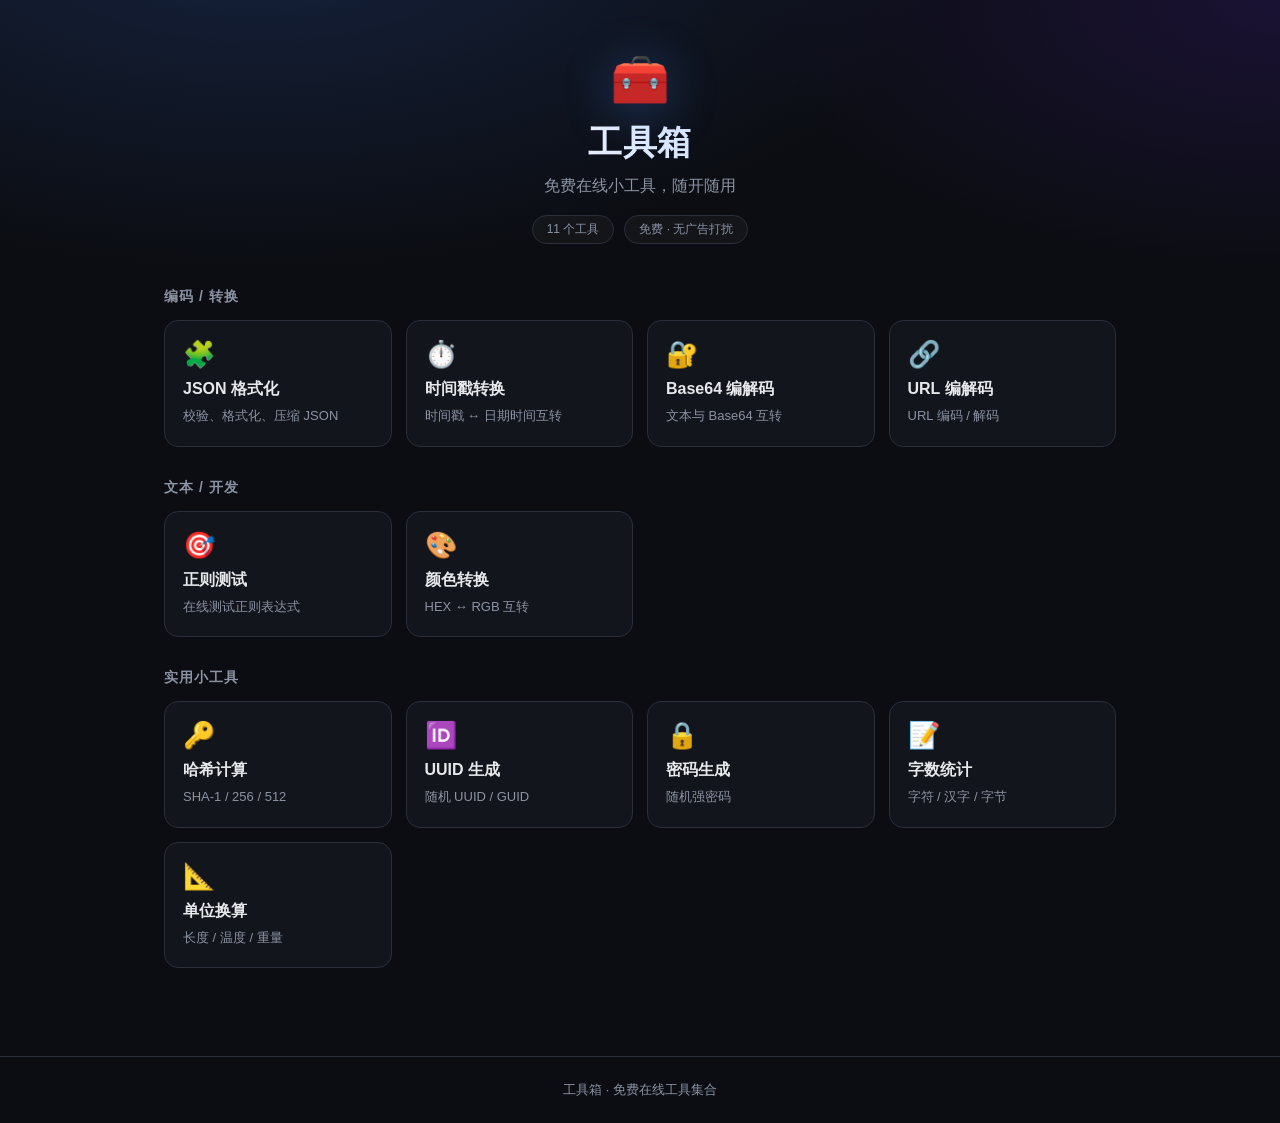
<file: index.html>
<!DOCTYPE html>
<html lang="zh-CN">
<head>
  <meta charset="UTF-8">
  <meta name="viewport" content="width=device-width, initial-scale=1.0">
  <title>在线工具箱 - JSON格式化、时间戳转换、Base64、正则测试等免费工具</title>
  <meta name="description" content="免费在线工具集合：JSON 格式化、时间戳转换、Base64 编解码、URL 编解码、正则测试、颜色转换等，免登录随开随用。">
  <meta name="keywords" content="在线工具,JSON格式化,时间戳转换,Base64编解码,URL编码,正则测试,颜色转换,免费工具箱">
  <link rel="canonical" href="https://cx75227-ops.github.io/">
  <meta property="og:title" content="在线工具箱 - 免费在线小工具">
  <meta property="og:description" content="JSON格式化、时间戳转换、Base64、正则测试、颜色转换等免费在线工具，随开随用。">
  <meta property="og:type" content="website">
  <meta property="og:url" content="https://cx75227-ops.github.io/">
  <meta property="og:site_name" content="在线工具箱">
  <meta name="twitter:card" content="summary">
  <link rel="icon" href="data:image/svg+xml,<svg xmlns='http://www.w3.org/2000/svg' viewBox='0 0 100 100'><text y='.9em' font-size='90'>🧰</text></svg>">
  <link rel="stylesheet" href="style.css">
</head>
<body>
  <header class="hero">
    <div class="hero-inner">
      <div class="logo">🧰</div>
      <h1>工具箱</h1>
      <p>免费在线小工具，随开随用</p>
      <div class="hero-meta">
        <span class="badge">11 个工具</span>
        <span class="badge">免费 · 无广告打扰</span>
      </div>
    </div>
  </header>

  <main>
    <section class="category">
      <h2>编码 / 转换</h2>
      <div class="grid">
        <a class="card" href="tools/json.html" style="--accent:#f7c948">
          <span class="icon">🧩</span>
          <span class="name">JSON 格式化</span>
          <span class="desc">校验、格式化、压缩 JSON</span>
        </a>
        <a class="card" href="tools/timestamp.html" style="--accent:#4f8cff">
          <span class="icon">⏱️</span>
          <span class="name">时间戳转换</span>
          <span class="desc">时间戳 ↔ 日期时间互转</span>
        </a>
        <a class="card" href="tools/base64.html" style="--accent:#5fd068">
          <span class="icon">🔐</span>
          <span class="name">Base64 编解码</span>
          <span class="desc">文本与 Base64 互转</span>
        </a>
        <a class="card" href="tools/url.html" style="--accent:#b07cf7">
          <span class="icon">🔗</span>
          <span class="name">URL 编解码</span>
          <span class="desc">URL 编码 / 解码</span>
        </a>
      </div>
    </section>

    <section class="category">
      <h2>文本 / 开发</h2>
      <div class="grid">
        <a class="card" href="tools/regex.html" style="--accent:#f07c5f">
          <span class="icon">🎯</span>
          <span class="name">正则测试</span>
          <span class="desc">在线测试正则表达式</span>
        </a>
        <a class="card" href="tools/color.html" style="--accent:#e85fb8">
          <span class="icon">🎨</span>
          <span class="name">颜色转换</span>
          <span class="desc">HEX ↔ RGB 互转</span>
        </a>
      </div>
    </section>

    <section class="category">
      <h2>实用小工具</h2>
      <div class="grid">
        <a class="card" href="tools/hash.html" style="--accent:#7c8ef7">
          <span class="icon">🔑</span>
          <span class="name">哈希计算</span>
          <span class="desc">SHA-1 / 256 / 512</span>
        </a>
        <a class="card" href="tools/uuid.html" style="--accent:#5fd0c8">
          <span class="icon">🆔</span>
          <span class="name">UUID 生成</span>
          <span class="desc">随机 UUID / GUID</span>
        </a>
        <a class="card" href="tools/password.html" style="--accent:#f0b05f">
          <span class="icon">🔒</span>
          <span class="name">密码生成</span>
          <span class="desc">随机强密码</span>
        </a>
        <a class="card" href="tools/wordcount.html" style="--accent:#7cd07c">
          <span class="icon">📝</span>
          <span class="name">字数统计</span>
          <span class="desc">字符 / 汉字 / 字节</span>
        </a>
        <a class="card" href="tools/unit.html" style="--accent:#e07c9f">
          <span class="icon">📐</span>
          <span class="name">单位换算</span>
          <span class="desc">长度 / 温度 / 重量</span>
        </a>
      </div>
    </section>
  </main>

  <footer>
    <p>工具箱 · 免费在线工具集合</p>
  </footer>
</body>
</html>
</file>
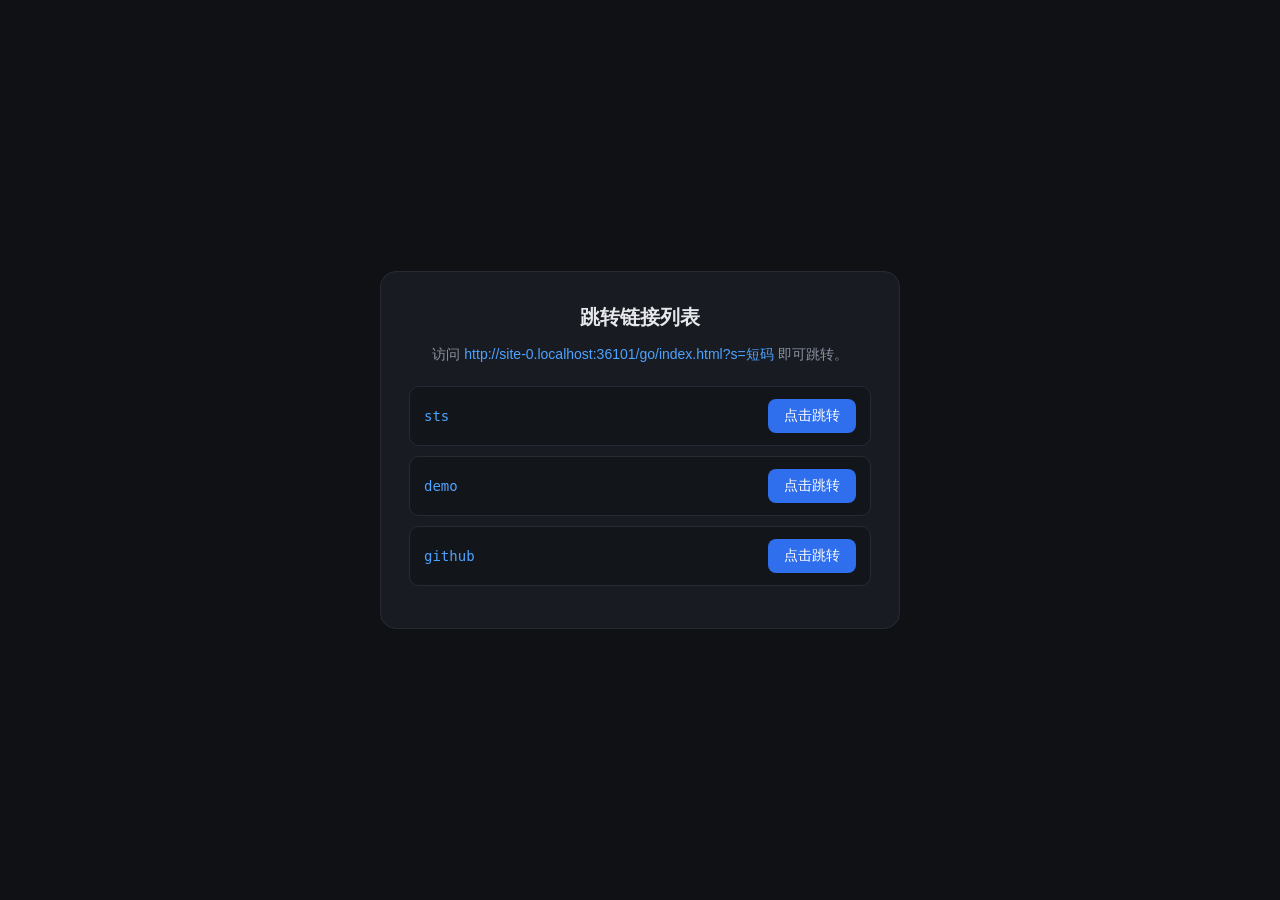
<file: go/index.html>
<!DOCTYPE html>
<html lang="zh-CN">
<head>
<meta charset="utf-8">
<meta name="viewport" content="width=device-width, initial-scale=1">
<title>跳转中…</title>
<meta name="robots" content="noindex,nofollow">
<style>
  :root { color-scheme: light dark; }
  * { box-sizing: border-box; margin: 0; padding: 0; }
  body {
    font-family: -apple-system, "Segoe UI", "Microsoft YaHei", sans-serif;
    min-height: 100vh; display: flex; align-items: center; justify-content: center;
    background: #0f1115; color: #e6e8eb; padding: 24px;
  }
  .card {
    width: 100%; max-width: 520px; background: #181b21;
    border: 1px solid #262b33; border-radius: 16px; padding: 32px 28px;
    text-align: center;
  }
  h1 { font-size: 20px; margin-bottom: 12px; }
  .hint { color: #8b93a1; font-size: 14px; line-height: 1.6; margin-bottom: 20px; word-break: break-all; }
  a { color: #4da3ff; text-decoration: none; }
  a:hover { text-decoration: underline; }
  .btn {
    display: inline-block; background: #2f6fed; color: #fff;
    border: none; border-radius: 10px; padding: 14px 32px;
    font-size: 16px; cursor: pointer; text-decoration: none;
  }
  .btn:hover { background: #3b7bff; }
  ul { list-style: none; }
  li {
    display: flex; justify-content: space-between; align-items: center; gap: 12px;
    padding: 12px 14px; border: 1px solid #262b33; border-radius: 10px; margin-bottom: 10px;
    background: #12151a; text-align: left;
  }
  .code { font-family: ui-monospace, monospace; color: #4da3ff; font-size: 14px; }
  .url { color: #8b93a1; font-size: 13px; word-break: break-all; text-align: right; }
  .link-btn {
    display: inline-block; background: #2f6fed; color: #fff; border-radius: 8px;
    padding: 8px 16px; font-size: 14px; cursor: pointer; text-decoration: none;
    white-space: nowrap; flex-shrink: 0;
  }
  .link-btn:hover { background: #3b7bff; }
  .empty { color: #8b93a1; text-align: center; padding: 24px 0; font-size: 14px; }
</style>
</head>
<body>
<div class="card" id="box"></div>

<script src="links.js"></script>
<script>
(function () {
  var links = window.JUMP_LINKS || {};
  var box = document.getElementById('box');

  // 解析短码：?s=xxx 或 ?u=xxx 或 #xxx
  function getCode() {
    var p = new URLSearchParams(location.search);
    if (p.get('s')) return p.get('s');
    if (p.get('u')) return p.get('u');
    var h = location.hash.replace('#', '').replace(/^\/+/, '');
    return h;
  }

  var code = getCode();
  var target = code ? links[code] : '';

  if (target) {
    // 匹配到短码：显示按钮，点击后跳转
    box.innerHTML =
      '<h1>准备跳转</h1>' +
      '<p class="hint">目标：' + target + '</p>' +
      '<a class="btn" href="' + target + '">点击跳转</a>';
  } else if (code) {
    // 短码不存在
    box.innerHTML =
      '<h1>链接不存在</h1>' +
      '<p class="hint">短码「' + code + '」没有对应的跳转地址。</p>' +
      '<p class="hint"><a href="' + location.pathname + '">查看全部链接</a></p>';
  } else {
    // 无短码：显示链接列表
    var keys = Object.keys(links);
    var html = '<h1>跳转链接列表</h1><p class="hint">访问 <a href="' + location.pathname + '?s=短码">' +
      location.origin + location.pathname + '?s=短码</a> 即可跳转。</p>';
    if (keys.length === 0) {
      html += '<div class="empty">还没有配置任何链接</div>';
    } else {
      html += '<ul>';
      keys.forEach(function (k) {
        html += '<li><span class="code">' + k + '</span>' +
          '<a class="link-btn" href="' + links[k] + '">点击跳转</a></li>';
      });
      html += '</ul>';
    }
    box.innerHTML = html;
  }
})();
</script>
</body>
</html>
</file>
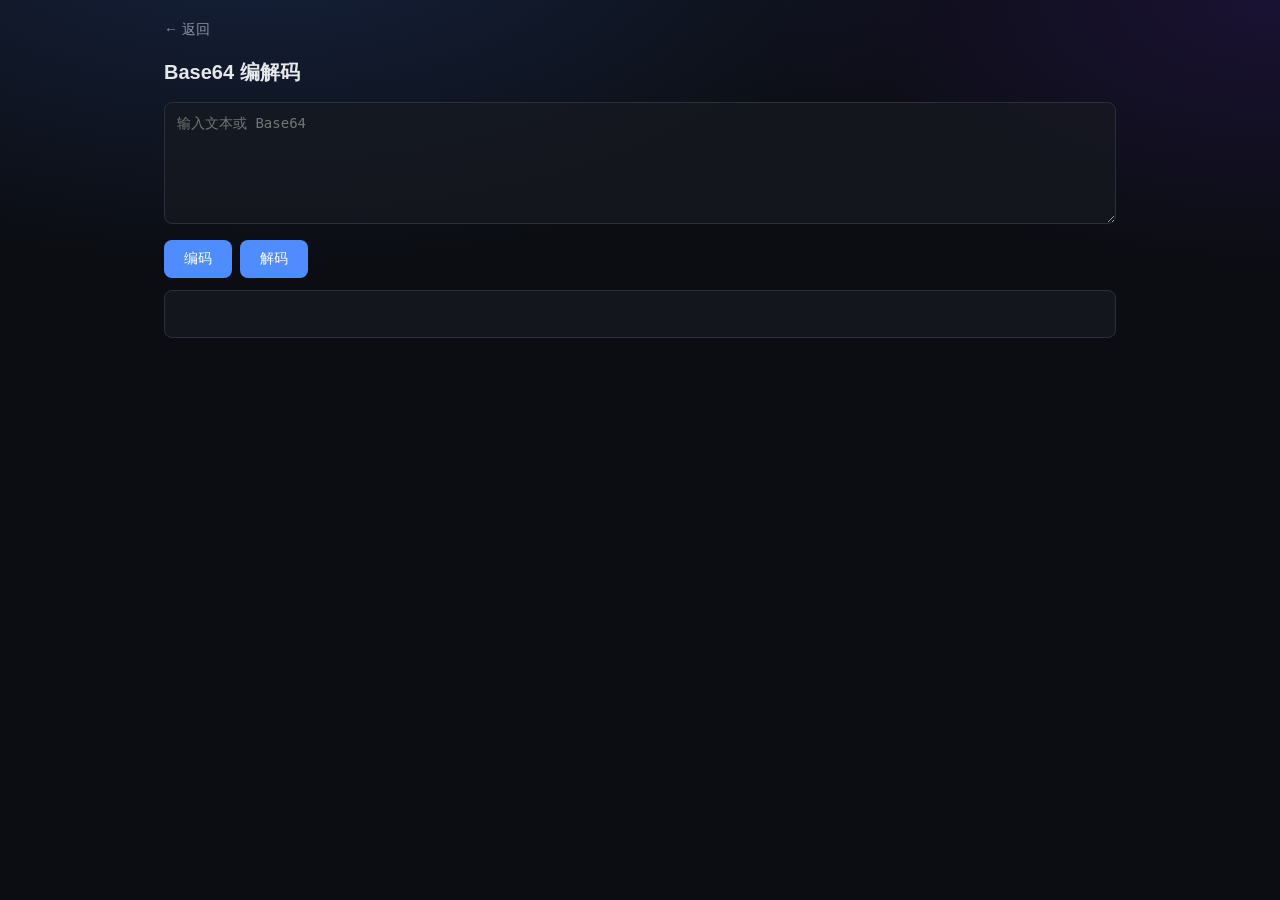
<file: tools/base64.html>
<!DOCTYPE html>
<html lang="zh-CN">
<head>
  <meta charset="UTF-8">
  <meta name="viewport" content="width=device-width, initial-scale=1.0">
  <title>Base64 编解码 - 工具箱</title>
  <link rel="stylesheet" href="../style.css">
</head>
<body>
  <div class="tool-header"><a class="back" href="../index.html">← 返回</a></div>
  <div class="tool-wrap">
    <h1>Base64 编解码</h1>
    <textarea id="input" rows="6" placeholder="输入文本或 Base64"></textarea>
    <button onclick="encode()">编码</button>
    <button onclick="decode()">解码</button>
    <div class="output" id="output"></div>
  </div>
  <script>
    const input = document.getElementById('input');
    const out = document.getElementById('output');
    function ok(s){out.textContent=s;out.style.color='#9fe8a8';}
    function err(s){out.textContent=s;out.style.color='#ff7b7b';}
    function encode(){
      try { ok(btoa(unescape(encodeURIComponent(input.value)))); }
      catch(e){ err('编码失败：'+e.message); }
    }
    function decode(){
      try { ok(decodeURIComponent(escape(atob(input.value.trim())))); }
      catch(e){ err('解码失败：'+e.message); }
    }
  </script>
</body>
</html>
</file>
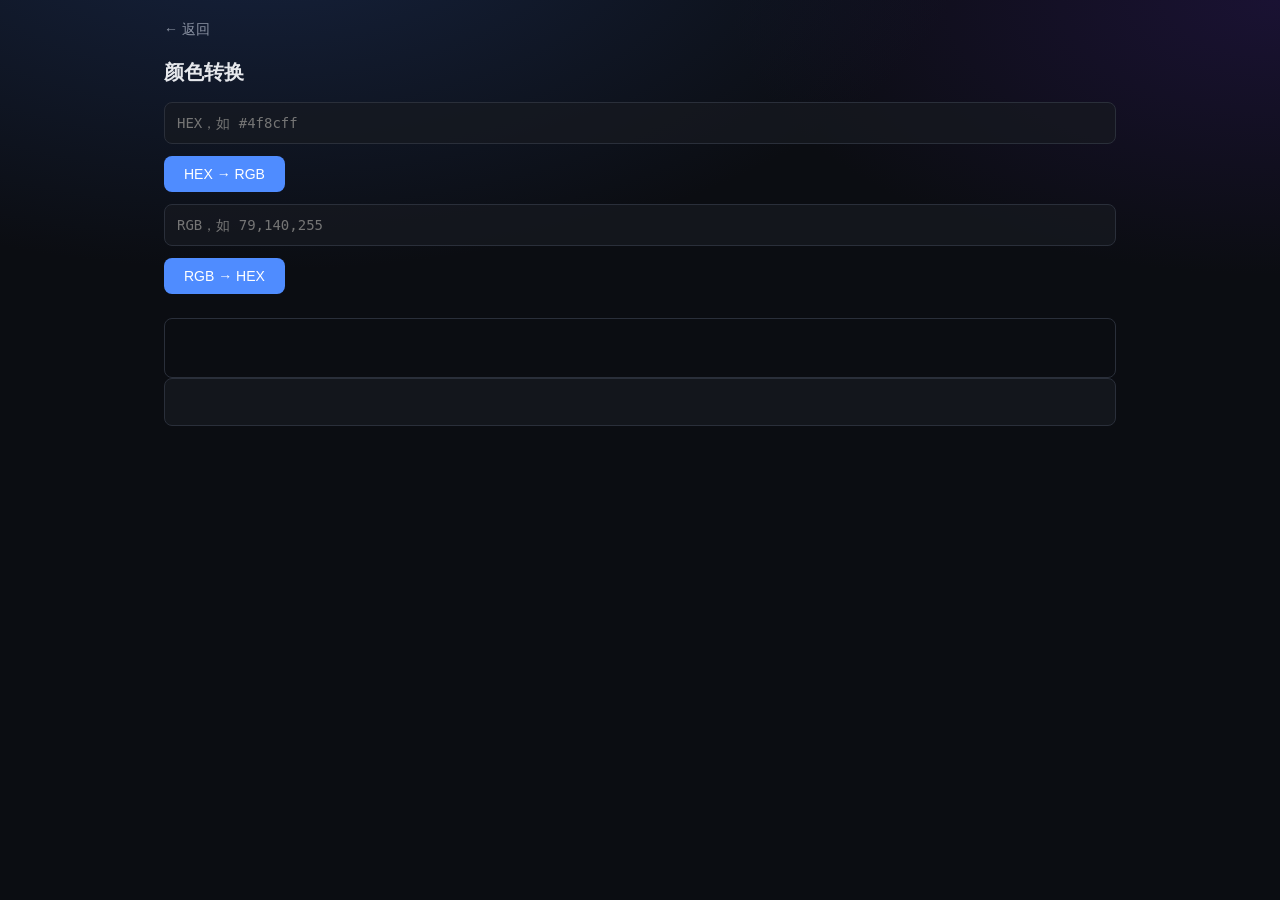
<file: tools/color.html>
<!DOCTYPE html>
<html lang="zh-CN">
<head>
  <meta charset="UTF-8">
  <meta name="viewport" content="width=device-width, initial-scale=1.0">
  <title>颜色转换 - 工具箱</title>
  <link rel="stylesheet" href="../style.css">
</head>
<body>
  <div class="tool-header"><a class="back" href="../index.html">← 返回</a></div>
  <div class="tool-wrap">
    <h1>颜色转换</h1>
    <input type="text" id="hex" placeholder="HEX，如 #4f8cff">
    <button onclick="hexToRgb()">HEX → RGB</button>
    <input type="text" id="rgb" placeholder="RGB，如 79,140,255">
    <button onclick="rgbToHex()">RGB → HEX</button>
    <div id="preview" style="height:60px;border-radius:8px;margin-top:12px;border:1px solid #2a2f3a;"></div>
    <div class="output" id="output"></div>
  </div>
  <script>
    const out = document.getElementById('output');
    const preview = document.getElementById('preview');
    function ok(s){out.textContent=s;out.style.color='#9fe8a8';}
    function err(s){out.textContent=s;out.style.color='#ff7b7b';}
    function hexToRgb(){
      let h = document.getElementById('hex').value.trim().replace('#','');
      if(!/^[0-9a-fA-F]{6}$/.test(h)) return err('无效 HEX');
      const r=parseInt(h.slice(0,2),16), g=parseInt(h.slice(2,4),16), b=parseInt(h.slice(4,6),16);
      preview.style.background = '#'+h;
      ok(`${r}, ${g}, ${b}`);
    }
    function rgbToHex(){
      const parts = document.getElementById('rgb').value.split(',').map(s=>parseInt(s.trim()));
      if(parts.length!==3 || parts.some(n=>isNaN(n)||n<0||n>255)) return err('无效 RGB');
      const h = parts.map(n=>n.toString(16).padStart(2,'0')).join('');
      preview.style.background = '#'+h;
      ok('#'+h);
    }
  </script>
</body>
</html>
</file>
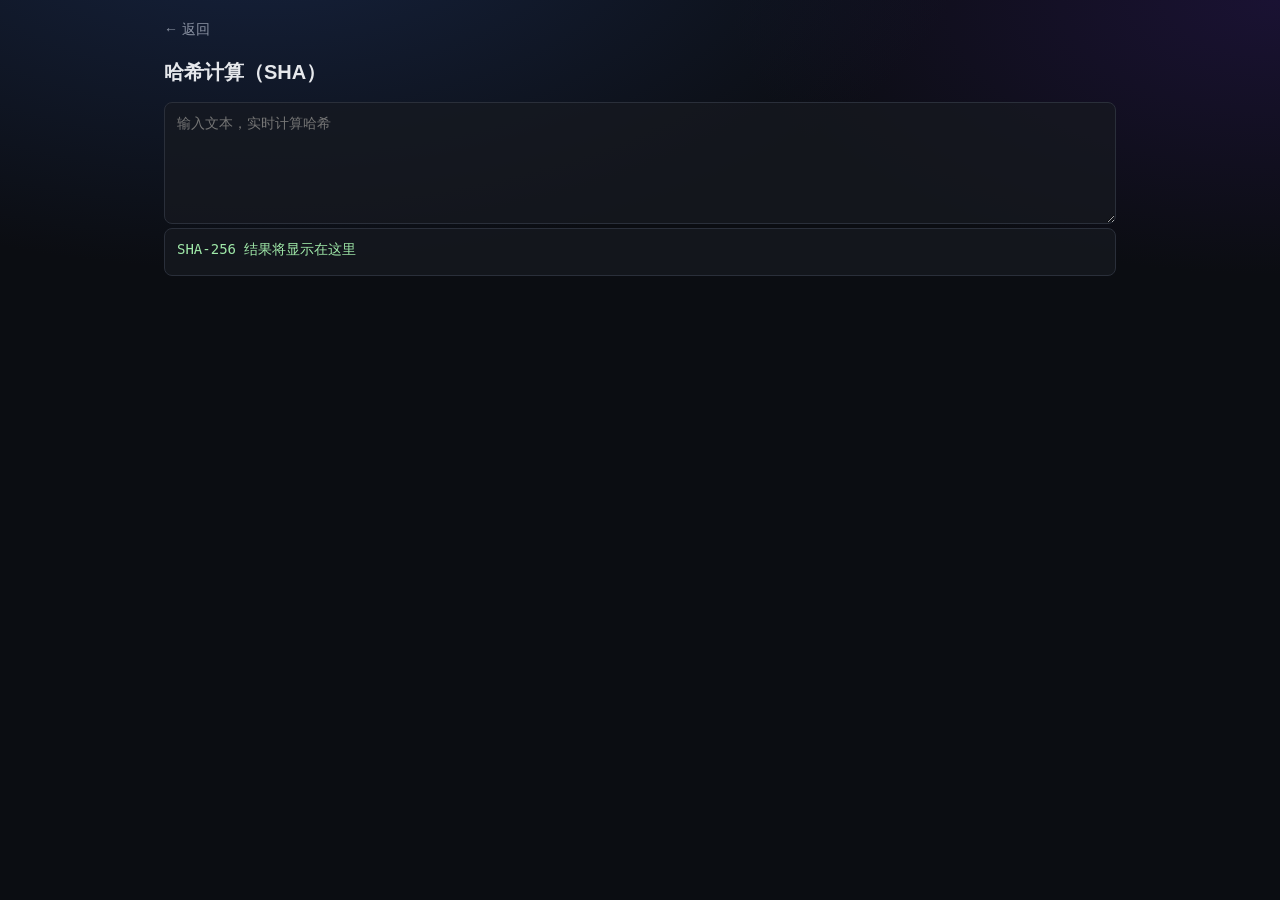
<file: tools/hash.html>
<!DOCTYPE html>
<html lang="zh-CN">
<head>
  <meta charset="UTF-8">
  <meta name="viewport" content="width=device-width, initial-scale=1.0">
  <title>哈希计算 SHA - 工具箱</title>
  <link rel="stylesheet" href="../style.css">
</head>
<body>
  <div class="tool-header"><a class="back" href="../index.html">← 返回</a></div>
  <div class="tool-wrap">
    <h1>哈希计算（SHA）</h1>
    <textarea id="input" rows="6" placeholder="输入文本，实时计算哈希"></textarea>
    <div class="output" id="output">SHA-256 结果将显示在这里</div>
  </div>
  <script>
    const input = document.getElementById('input');
    const out = document.getElementById('output');
    async function calc(){
      const txt = input.value;
      if(!txt){ out.textContent = '输入文本后显示结果'; return; }
      const data = new TextEncoder().encode(txt);
      const rows = [];
      for(const algo of ['SHA-1','SHA-256','SHA-512']){
        const buf = await crypto.subtle.digest(algo, data);
        const hex = [...new Uint8Array(buf)].map(b=>b.toString(16).padStart(2,'0')).join('');
        rows.push(algo + '：' + hex);
      }
      out.textContent = rows.join('\n\n');
      out.style.color = '#9fe8a8';
    }
    input.addEventListener('input', calc);
  </script>
</body>
</html>
</file>
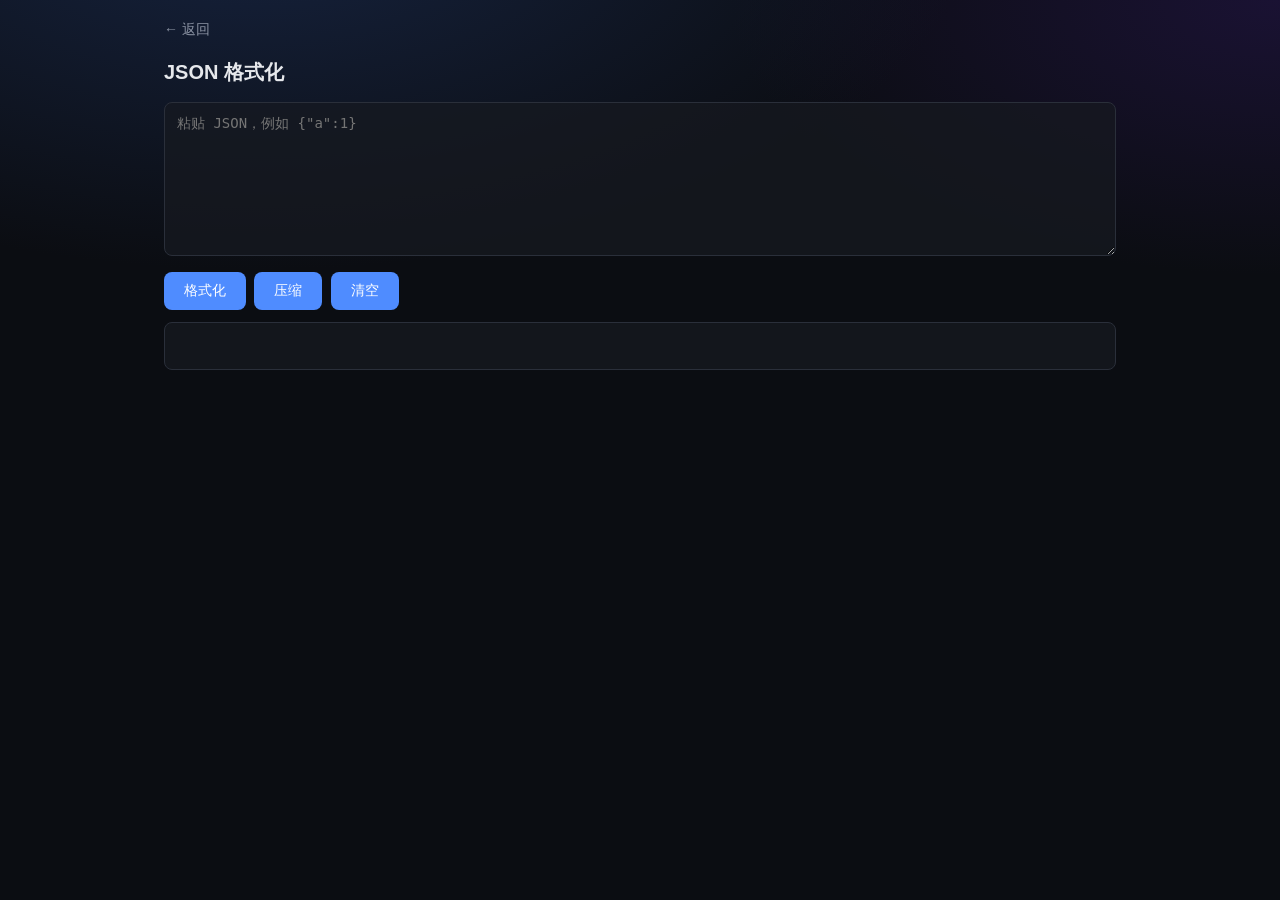
<file: tools/json.html>
<!DOCTYPE html>
<html lang="zh-CN">
<head>
  <meta charset="UTF-8">
  <meta name="viewport" content="width=device-width, initial-scale=1.0">
  <title>JSON 格式化 - 工具箱</title>
  <link rel="stylesheet" href="../style.css">
</head>
<body>
  <div class="tool-header"><a class="back" href="../index.html">← 返回</a></div>
  <div class="tool-wrap">
    <h1>JSON 格式化</h1>
    <textarea id="input" rows="8" placeholder='粘贴 JSON，例如 {"a":1}'></textarea>
    <button onclick="format()">格式化</button>
    <button onclick="minify()">压缩</button>
    <button onclick="clearAll()">清空</button>
    <div class="output" id="output"></div>
  </div>
  <script>
    const input = document.getElementById('input');
    const output = document.getElementById('output');
    function show(err) { output.textContent = err; output.style.color = '#ff7b7b'; }
    function ok(s) { output.textContent = s; output.style.color = '#9fe8a8'; }
    function format() {
      try { ok(JSON.stringify(JSON.parse(input.value), null, 2)); }
      catch (e) { show('JSON 解析失败：' + e.message); }
    }
    function minify() {
      try { ok(JSON.stringify(JSON.parse(input.value))); }
      catch (e) { show('JSON 解析失败：' + e.message); }
    }
    function clearAll() { input.value = ''; output.textContent = ''; }
  </script>
</body>
</html>
</file>
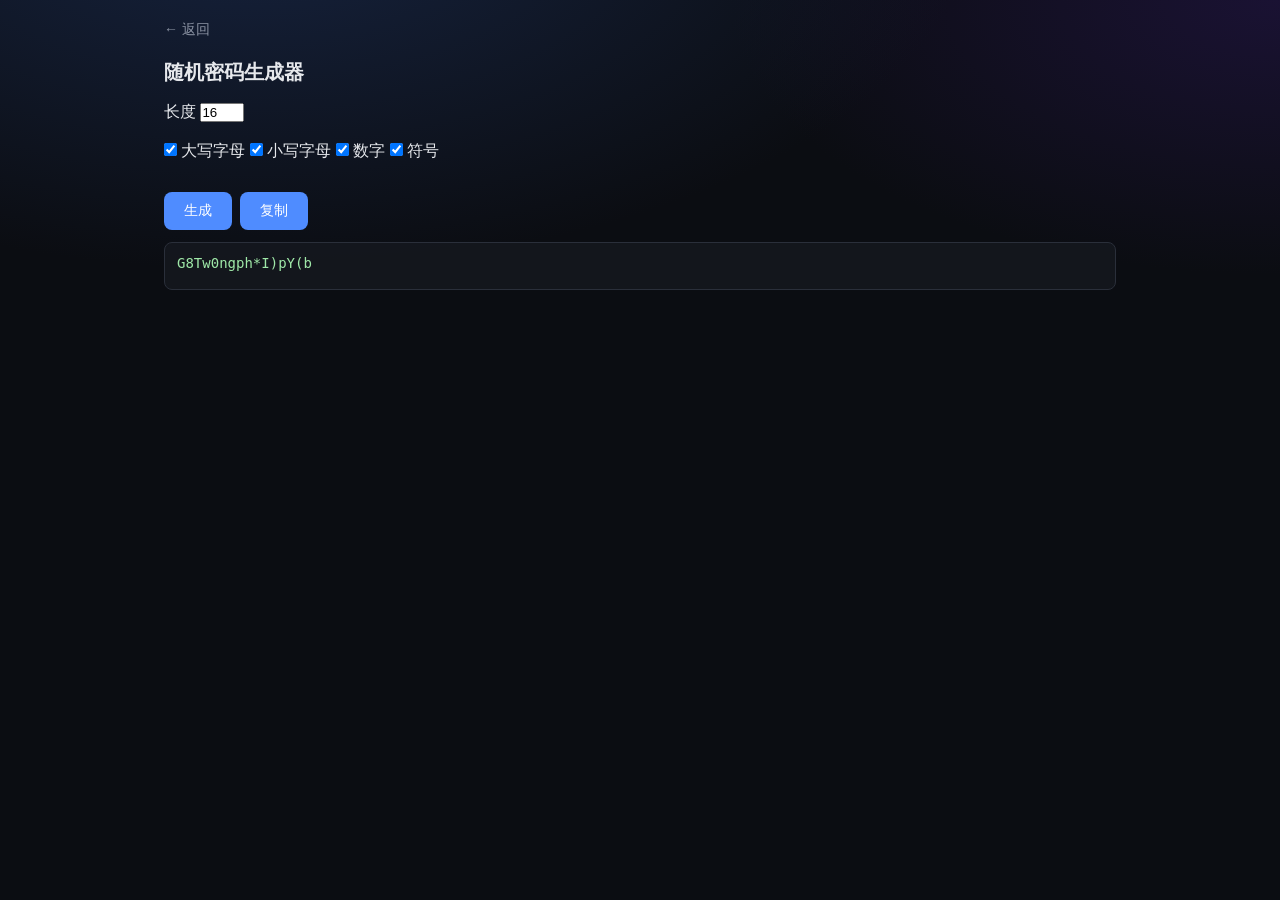
<file: tools/password.html>
<!DOCTYPE html>
<html lang="zh-CN">
<head>
  <meta charset="UTF-8">
  <meta name="viewport" content="width=device-width, initial-scale=1.0">
  <title>随机密码生成器 - 工具箱</title>
  <link rel="stylesheet" href="../style.css">
</head>
<body>
  <div class="tool-header"><a class="back" href="../index.html">← 返回</a></div>
  <div class="tool-wrap">
    <h1>随机密码生成器</h1>
    <label>长度 <input id="len" type="number" value="16" min="4" max="64"></label><br><br>
    <label><input type="checkbox" id="up" checked> 大写字母</label>
    <label><input type="checkbox" id="low" checked> 小写字母</label>
    <label><input type="checkbox" id="num" checked> 数字</label>
    <label><input type="checkbox" id="sym" checked> 符号</label><br><br>
    <button onclick="gen()">生成</button>
    <button onclick="copyPwd()">复制</button>
    <div class="output" id="output"></div>
  </div>
  <script>
    const out = document.getElementById('output');
    const sets = {
      up: 'ABCDEFGHIJKLMNOPQRSTUVWXYZ',
      low: 'abcdefghijklmnopqrstuvwxyz',
      num: '0123456789',
      sym: '!@#$%^&*()-_=+[]{}'
    };
    function gen(){
      let pool = '';
      for(const k in sets) if(document.getElementById(k).checked) pool += sets[k];
      if(!pool){ out.textContent = '请至少勾选一种字符'; return; }
      const n = parseInt(document.getElementById('len').value) || 16;
      const a = new Uint32Array(n);
      crypto.getRandomValues(a);
      let r = '';
      for(let i=0;i<n;i++) r += pool[a[i] % pool.length];
      out.textContent = r;
      out.style.color = '#9fe8a8';
    }
    function copyPwd(){ navigator.clipboard.writeText(out.textContent); }
    gen();
  </script>
</body>
</html>
</file>
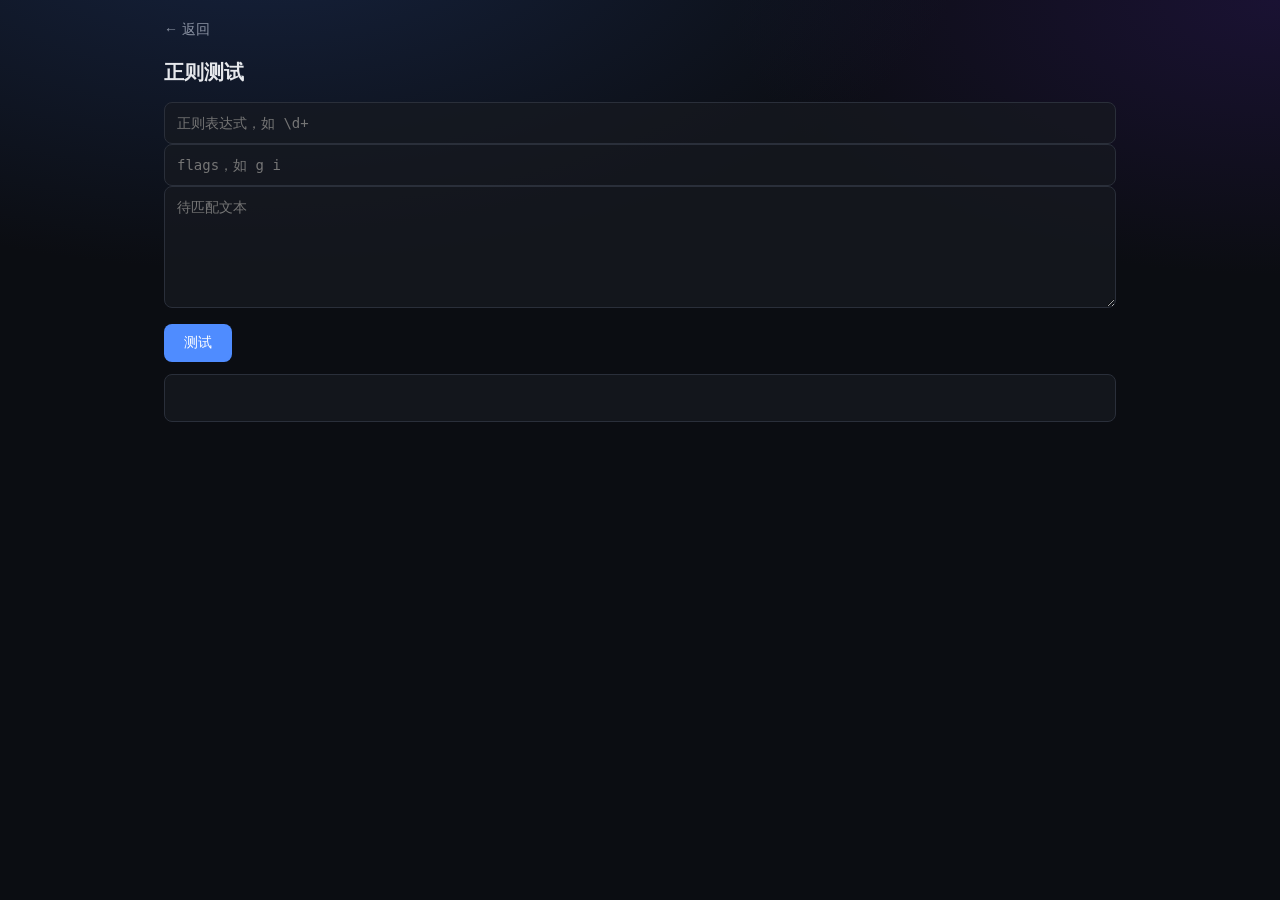
<file: tools/regex.html>
<!DOCTYPE html>
<html lang="zh-CN">
<head>
  <meta charset="UTF-8">
  <meta name="viewport" content="width=device-width, initial-scale=1.0">
  <title>正则测试 - 工具箱</title>
  <link rel="stylesheet" href="../style.css">
</head>
<body>
  <div class="tool-header"><a class="back" href="../index.html">← 返回</a></div>
  <div class="tool-wrap">
    <h1>正则测试</h1>
    <input type="text" id="pattern" placeholder="正则表达式，如 \d+">
    <input type="text" id="flags" placeholder="flags，如 g i">
    <textarea id="text" rows="6" placeholder="待匹配文本"></textarea>
    <button onclick="test()">测试</button>
    <div class="output" id="output"></div>
  </div>
  <script>
    const out = document.getElementById('output');
    function ok(s){out.textContent=s;out.style.color='#9fe8a8';}
    function err(s){out.textContent=s;out.style.color='#ff7b7b';}
    function test(){
      const p = document.getElementById('pattern').value;
      const f = document.getElementById('flags').value;
      const t = document.getElementById('text').value;
      if(!p) return err('请输入正则');
      try {
        const re = new RegExp(p, f);
        const m = t.match(re);
        if(!m) return ok('无匹配');
        if(re.global) return ok('匹配 ' + m.length + ' 处：\n' + m.join('\n'));
        ok('匹配到：\n' + m[0] + '\n\n分组：\n' + m.slice(1).map((g,i)=>`$${i+1}: ${g}`).join('\n'));
      } catch(e){ err('正则错误：'+e.message); }
    }
  </script>
</body>
</html>
</file>
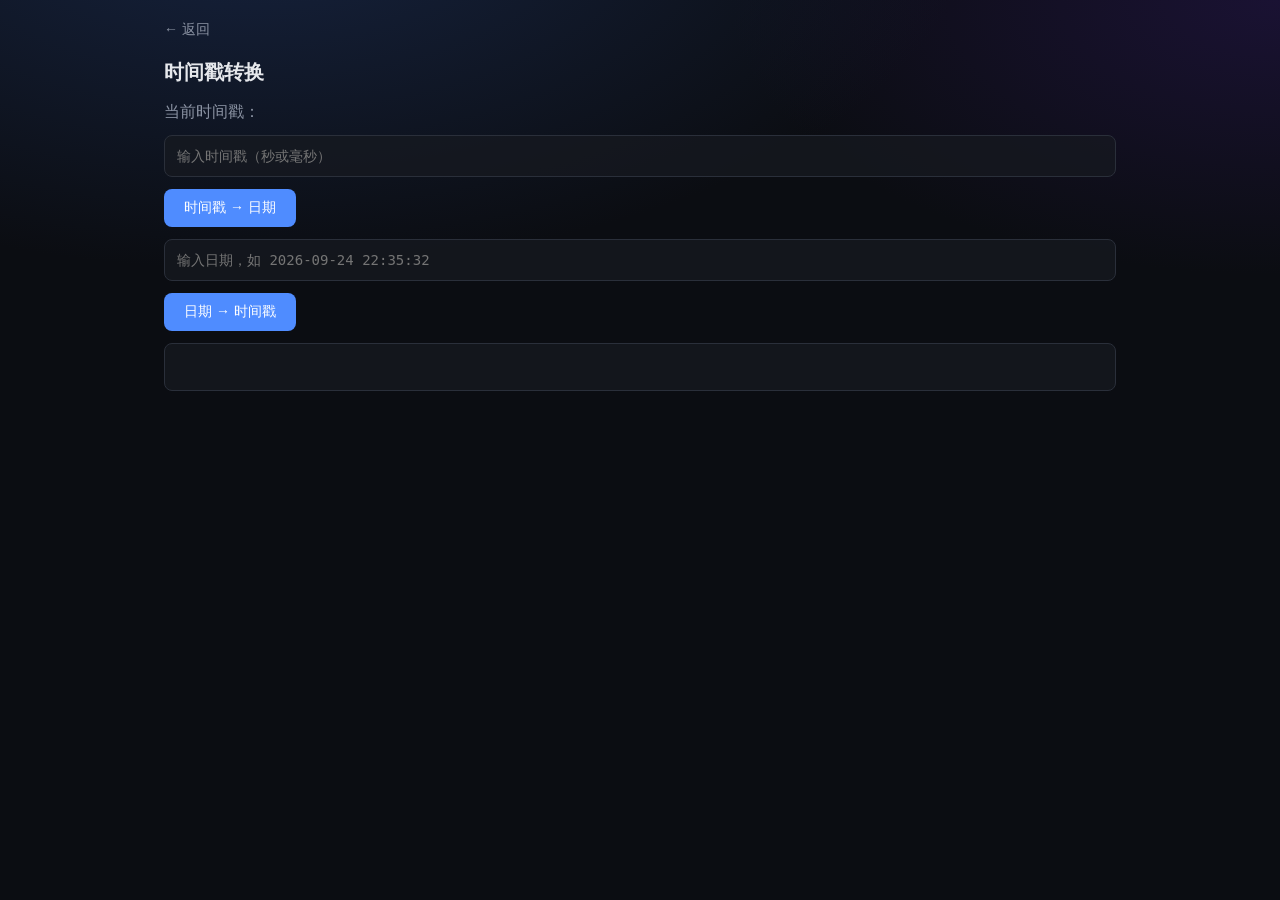
<file: tools/timestamp.html>
<!DOCTYPE html>
<html lang="zh-CN">
<head>
  <meta charset="UTF-8">
  <meta name="viewport" content="width=device-width, initial-scale=1.0">
  <title>时间戳转换 - 工具箱</title>
  <link rel="stylesheet" href="../style.css">
</head>
<body>
  <div class="tool-header"><a class="back" href="../index.html">← 返回</a></div>
  <div class="tool-wrap">
    <h1>时间戳转换</h1>
    <p style="color:#8b93a3;margin-bottom:12px;">当前时间戳：<span id="now" style="color:#4f8cff"></span></p>
    <input type="text" id="ts" placeholder="输入时间戳（秒或毫秒）">
    <button onclick="tsToDate()">时间戳 → 日期</button>
    <input type="text" id="date" placeholder="输入日期，如 2026-09-24 22:35:32">
    <button onclick="dateToTs()">日期 → 时间戳</button>
    <div class="output" id="output"></div>
  </div>
  <script>
    const out = document.getElementById('output');
    function ok(s){out.textContent=s;out.style.color='#9fe8a8';}
    function err(s){out.textContent=s;out.style.color='#ff7b7b';}
    setInterval(() => document.getElementById('now').textContent = Math.floor(Date.now()/1000), 1000);
    function pad(n){return String(n).padStart(2,'0');}
    function fmt(d){return d.getFullYear()+'-'+pad(d.getMonth()+1)+'-'+pad(d.getDate())+' '+pad(d.getHours())+':'+pad(d.getMinutes())+':'+pad(d.getSeconds());}
    function tsToDate(){
      let v = document.getElementById('ts').value.trim();
      if(!v) return err('请输入时间戳');
      let n = Number(v);
      if(!Number.isFinite(n)) return err('无效时间戳');
      if(v.length <= 10) n *= 1000;
      ok(fmt(new Date(n)));
    }
    function dateToTs(){
      let v = document.getElementById('date').value.trim();
      let d = new Date(v.replace(' ', 'T'));
      if(isNaN(d)) return err('无效日期');
      ok(d.getTime()/1000 + '（秒）\n' + d.getTime() + '（毫秒）');
    }
  </script>
</body>
</html>
</file>
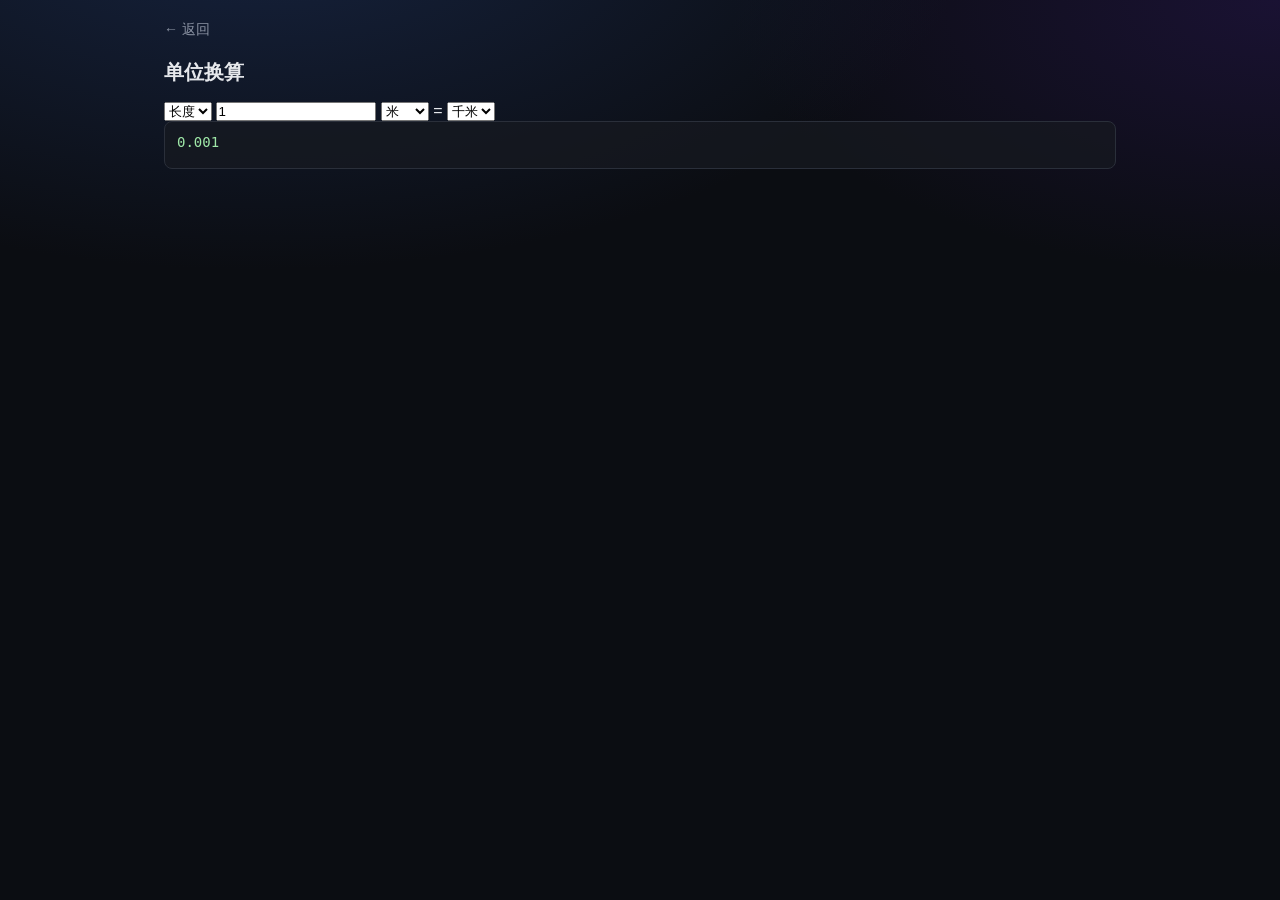
<file: tools/unit.html>
<!DOCTYPE html>
<html lang="zh-CN">
<head>
  <meta charset="UTF-8">
  <meta name="viewport" content="width=device-width, initial-scale=1.0">
  <title>单位换算 - 工具箱</title>
  <link rel="stylesheet" href="../style.css">
</head>
<body>
  <div class="tool-header"><a class="back" href="../index.html">← 返回</a></div>
  <div class="tool-wrap">
    <h1>单位换算</h1>
    <select id="cat" onchange="build()">
      <option value="len">长度</option>
      <option value="temp">温度</option>
      <option value="weight">重量</option>
    </select>
    <input id="val" type="number" value="1" oninput="conv()" style="width:160px">
    <span id="u1"></span>
    <span> = </span>
    <span id="u2"></span>
    <div class="output" id="output"></div>
  </div>
  <script>
    // 换算表：都以「基准单位」为 1 的系数存储
    const tables = {
      len:   { 米:1, 千米:1000, 厘米:0.01, 毫米:0.001, 英里:1609.344, 英尺:0.3048, 英寸:0.0254, 码:0.9144 },
      weight:{ 千克:1, 克:0.001, 毫克:0.000001, 吨:1000, 磅:0.45359237, 盎司:0.028349523 },
    };
    function build(){
      const cat = document.getElementById('cat').value;
      const keys = Object.keys(tables[cat]);
      const u1 = document.getElementById('u1');
      const u2 = document.getElementById('u2');
      u1.innerHTML = '<select id="s1">' + keys.map(k=>`<option>${k}</option>`).join('') + '</select>';
      u2.innerHTML = '<select id="s2">' + keys.map((k,i)=>`<option ${i===1?'selected':''}>${k}</option>`).join('') + '</select>';
      document.getElementById('s1').onchange = conv;
      document.getElementById('s2').onchange = conv;
      conv();
    }
    function conv(){
      const cat = document.getElementById('cat').value;
      const val = parseFloat(document.getElementById('val').value);
      if(isNaN(val)){ document.getElementById('output').textContent=''; return; }
      let r;
      if(cat === 'temp'){
        const a = document.getElementById('s1').value, b = document.getElementById('s2').value;
        const toC = { 摄氏:x=>x, 华氏:x=>(x-32)*5/9, 开尔文:x=>x-273.15 };
        const fromC = { 摄氏:x=>x, 华氏:x=>x*9/5+32, 开尔文:x=>x+273.15 };
        r = fromC[b](toC[a](val));
      } else {
        const f1 = tables[cat][document.getElementById('s1').value];
        const f2 = tables[cat][document.getElementById('s2').value];
        r = val * f1 / f2;
      }
      document.getElementById('output').textContent = r;
      document.getElementById('output').style.color = '#9fe8a8';
    }
    build();
  </script>
</body>
</html>
</file>
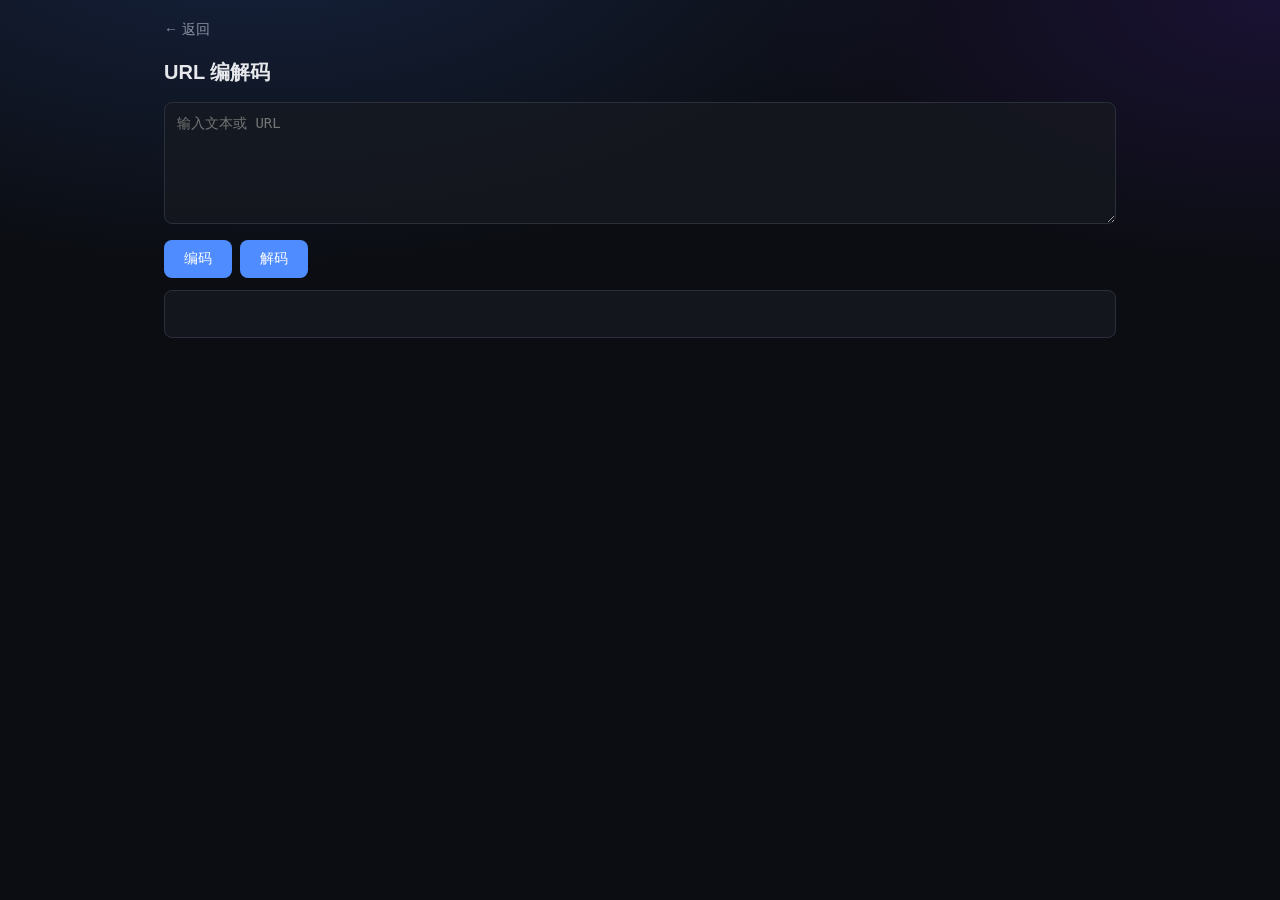
<file: tools/url.html>
<!DOCTYPE html>
<html lang="zh-CN">
<head>
  <meta charset="UTF-8">
  <meta name="viewport" content="width=device-width, initial-scale=1.0">
  <title>URL 编解码 - 工具箱</title>
  <link rel="stylesheet" href="../style.css">
</head>
<body>
  <div class="tool-header"><a class="back" href="../index.html">← 返回</a></div>
  <div class="tool-wrap">
    <h1>URL 编解码</h1>
    <textarea id="input" rows="6" placeholder="输入文本或 URL"></textarea>
    <button onclick="encode()">编码</button>
    <button onclick="decode()">解码</button>
    <div class="output" id="output"></div>
  </div>
  <script>
    const input = document.getElementById('input');
    const out = document.getElementById('output');
    function ok(s){out.textContent=s;out.style.color='#9fe8a8';}
    function encode(){ ok(encodeURIComponent(input.value)); }
    function decode(){ ok(decodeURIComponent(input.value)); }
  </script>
</body>
</html>
</file>
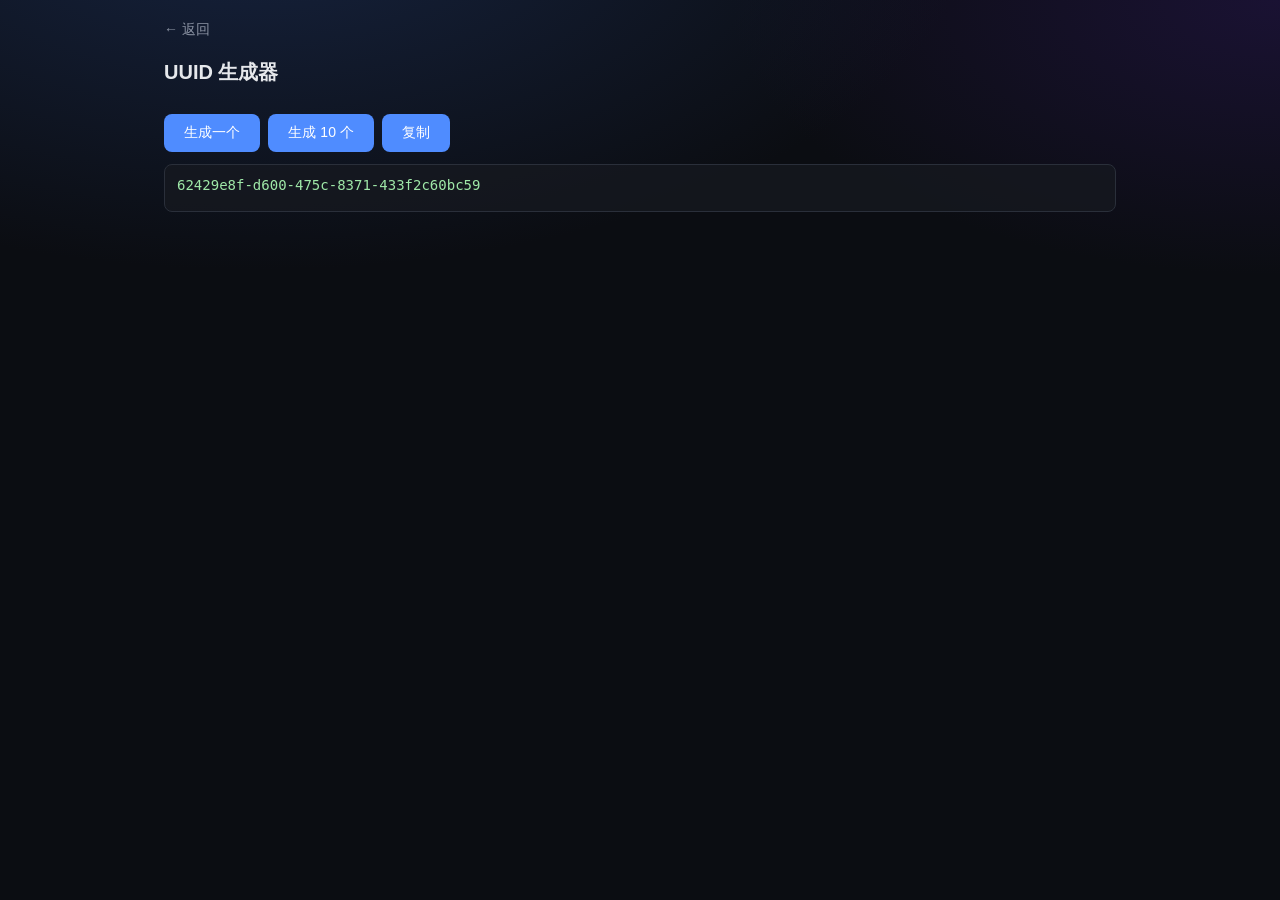
<file: tools/uuid.html>
<!DOCTYPE html>
<html lang="zh-CN">
<head>
  <meta charset="UTF-8">
  <meta name="viewport" content="width=device-width, initial-scale=1.0">
  <title>UUID 生成器 - 工具箱</title>
  <link rel="stylesheet" href="../style.css">
</head>
<body>
  <div class="tool-header"><a class="back" href="../index.html">← 返回</a></div>
  <div class="tool-wrap">
    <h1>UUID 生成器</h1>
    <button onclick="gen()">生成一个</button>
    <button onclick="genMany()">生成 10 个</button>
    <button onclick="copyAll()">复制</button>
    <div class="output" id="output"></div>
  </div>
  <script>
    const out = document.getElementById('output');
    function one(){ return crypto.randomUUID(); }
    function gen(){
      out.textContent = one();
      out.style.color = '#9fe8a8';
    }
    function genMany(){
      out.textContent = Array.from({length:10}, one).join('\n');
      out.style.color = '#9fe8a8';
    }
    function copyAll(){
      const t = out.textContent;
      if(!t) return;
      navigator.clipboard.writeText(t);
    }
    gen();
  </script>
</body>
</html>
</file>
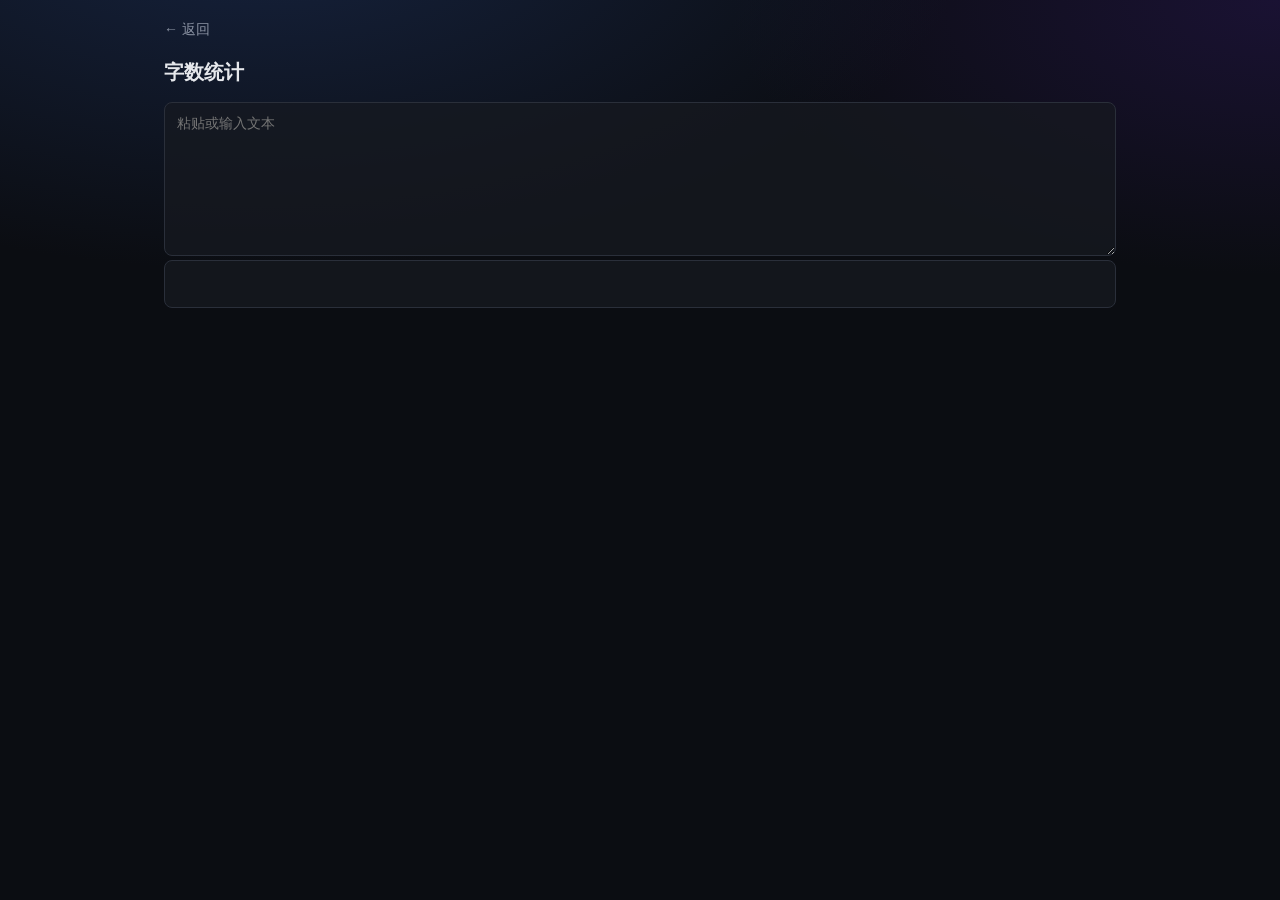
<file: tools/wordcount.html>
<!DOCTYPE html>
<html lang="zh-CN">
<head>
  <meta charset="UTF-8">
  <meta name="viewport" content="width=device-width, initial-scale=1.0">
  <title>字数统计 - 工具箱</title>
  <link rel="stylesheet" href="../style.css">
</head>
<body>
  <div class="tool-header"><a class="back" href="../index.html">← 返回</a></div>
  <div class="tool-wrap">
    <h1>字数统计</h1>
    <textarea id="input" rows="8" placeholder="粘贴或输入文本"></textarea>
    <div class="output" id="output"></div>
  </div>
  <script>
    const input = document.getElementById('input');
    const out = document.getElementById('output');
    function calc(){
      const t = input.value;
      if(!t){ out.textContent = ''; return; }
      const chars = t.length;                       // 字符数
      const noSpace = t.replace(/\s/g,'').length;   // 去空格
      const zh = (t.match(/[\u4e00-\u9fa5]/g)||[]).length; // 汉字
      const words = (t.trim().match(/[A-Za-z0-9]+/g)||[]).length; // 英文单词
      const lines = t.split('\n').length;           // 行数
      out.textContent = [
        '字符数（含空格）：' + chars,
        '字符数（不含空格）：' + noSpace,
        '汉字：' + zh,
        '英文/数字单词：' + words,
        '行数：' + lines,
        '字节数（UTF-8）：' + new TextEncoder().encode(t).length
      ].join('\n');
      out.style.color = '#9fe8a8';
    }
    input.addEventListener('input', calc);
  </script>
</body>
</html>
</file>
<file: style.css>
* { box-sizing: border-box; margin: 0; padding: 0; }

:root {
  --bg: #0b0d12;
  --bg-grad: radial-gradient(1200px 600px at 20% -10%, #16233f 0%, transparent 60%),
             radial-gradient(1000px 500px at 100% 0%, #1a1233 0%, transparent 55%);
  --card: rgba(23, 26, 33, .72);
  --card-hover: rgba(30, 34, 43, .9);
  --text: #e6e8ec;
  --muted: #8b93a3;
  --accent: #4f8cff;
  --border: #2a2f3a;
}

body {
  font-family: -apple-system, "PingFang SC", "Microsoft YaHei", sans-serif;
  background: var(--bg);
  color: var(--text);
  min-height: 100vh;
  background-image: var(--bg-grad);
  background-attachment: fixed;
}

/* Hero */
.hero {
  padding: 56px 24px 24px;
  text-align: center;
}

.hero-inner {
  max-width: 1000px;
  margin: 0 auto;
}

.logo {
  font-size: 48px;
  line-height: 1;
  margin-bottom: 16px;
  filter: drop-shadow(0 6px 24px rgba(79, 140, 255, .35));
}

.hero h1 {
  font-size: 34px;
  font-weight: 700;
  letter-spacing: .5px;
  background: linear-gradient(120deg, #fff 30%, #8fb4ff 100%);
  -webkit-background-clip: text;
  background-clip: text;
  -webkit-text-fill-color: transparent;
}

.hero p {
  color: var(--muted);
  margin-top: 10px;
  font-size: 16px;
}

.hero-meta {
  margin-top: 18px;
  display: flex;
  gap: 10px;
  justify-content: center;
  flex-wrap: wrap;
}

.badge {
  font-size: 12px;
  color: var(--muted);
  border: 1px solid var(--border);
  border-radius: 999px;
  padding: 5px 14px;
  background: rgba(255, 255, 255, .03);
}

/* Main */
main {
  max-width: 1000px;
  margin: 0 auto;
  padding: 20px 24px 56px;
}

.category {
  margin-bottom: 32px;
}

.category h2 {
  font-size: 14px;
  color: var(--muted);
  font-weight: 600;
  letter-spacing: 1px;
  margin-bottom: 14px;
  text-transform: uppercase;
}

.grid {
  display: grid;
  grid-template-columns: repeat(auto-fill, minmax(210px, 1fr));
  gap: 14px;
}

.card {
  --accent: #4f8cff;
  background: var(--card);
  border: 1px solid var(--border);
  border-radius: 14px;
  padding: 20px 18px;
  text-decoration: none;
  color: var(--text);
  backdrop-filter: blur(8px);
  display: flex;
  flex-direction: column;
  transition: transform .18s ease, border-color .18s ease, box-shadow .18s ease, background .18s ease;
}

.card:hover {
  background: var(--card-hover);
  border-color: var(--accent);
  transform: translateY(-4px);
  box-shadow: 0 12px 32px -12px var(--accent);
}

.icon {
  font-size: 26px;
  line-height: 1;
  margin-bottom: 12px;
}

.name {
  font-size: 16px;
  font-weight: 600;
}

.desc {
  color: var(--muted);
  font-size: 13px;
  margin-top: 6px;
  line-height: 1.5;
}

/* Footer */
footer {
  text-align: center;
  padding: 24px;
  color: var(--muted);
  font-size: 13px;
  border-top: 1px solid var(--border);
}

/* tool page */
.tool-header {
  padding: 20px 24px 0;
  max-width: 1000px;
  margin: 0 auto;
}

.back {
  color: var(--muted);
  text-decoration: none;
  font-size: 14px;
}

.back:hover { color: var(--accent); }

.tool-wrap {
  max-width: 1000px;
  margin: 0 auto;
  padding: 20px 24px 48px;
}

.tool-wrap h1 { font-size: 20px; margin-bottom: 16px; }

textarea, input[type="text"] {
  width: 100%;
  background: var(--card);
  border: 1px solid var(--border);
  border-radius: 8px;
  color: var(--text);
  padding: 12px;
  font-size: 14px;
  font-family: "SF Mono", Consolas, monospace;
  resize: vertical;
}

textarea:focus, input[type="text"]:focus {
  outline: none;
  border-color: var(--accent);
}

button {
  background: var(--accent);
  color: #fff;
  border: none;
  border-radius: 8px;
  padding: 10px 20px;
  font-size: 14px;
  cursor: pointer;
  margin: 12px 4px 12px 0;
}

button:hover { filter: brightness(1.1); }

.output {
  background: var(--card);
  border: 1px solid var(--border);
  border-radius: 8px;
  padding: 12px;
  font-family: "SF Mono", Consolas, monospace;
  font-size: 14px;
  white-space: pre-wrap;
  word-break: break-all;
  min-height: 48px;
  color: #9fe8a8;
}

.row { display: flex; gap: 12px; flex-wrap: wrap; }
.row > * { flex: 1; min-width: 200px; }
</file>
